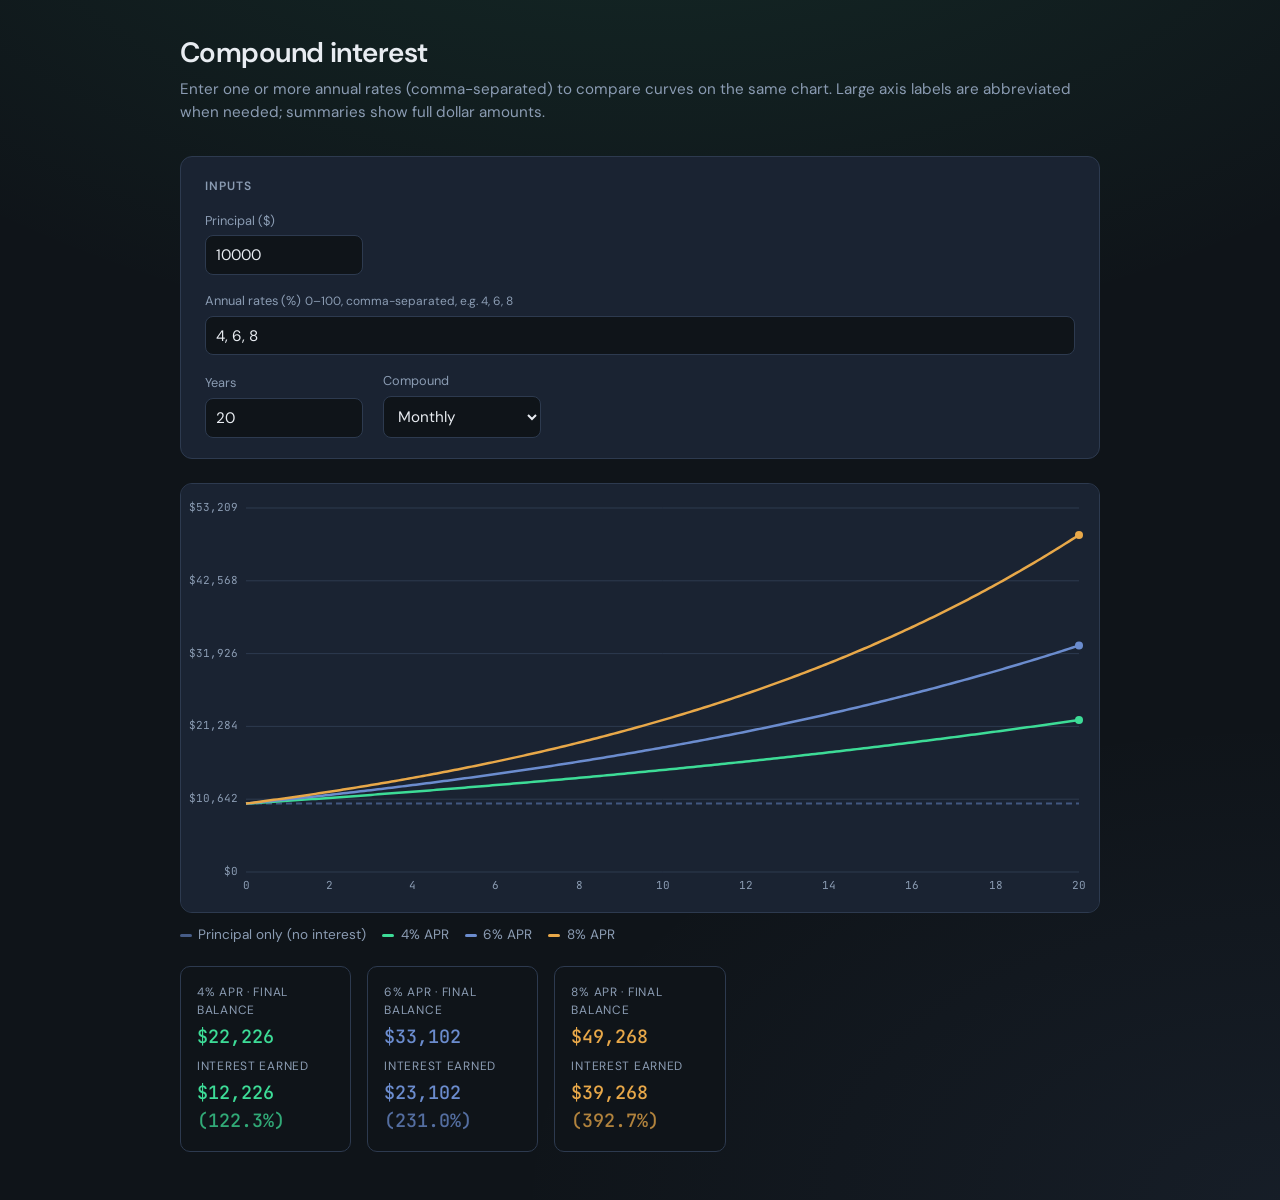
<file: index.html>
<!DOCTYPE html>
<html lang="en">
  <head>
    <meta charset="UTF-8" />
    <meta name="viewport" content="width=device-width, initial-scale=1" />
    <title>Compound interest graph</title>
    <link rel="preconnect" href="https://fonts.googleapis.com" />
    <link rel="preconnect" href="https://fonts.gstatic.com" crossorigin />
    <link
      href="https://fonts.googleapis.com/css2?family=DM+Sans:ital,opsz,wght@0,9..40,400;0,9..40,500;0,9..40,600;1,9..40,400&family=JetBrains+Mono:wght@400;500&display=swap"
      rel="stylesheet"
    />
    <link rel="stylesheet" href="styles.css" />
  </head>
  <body>
    <main>
      <h1>Compound interest</h1>
      <p class="subtitle">Enter one or more annual rates (comma-separated) to compare curves on the same chart. Large axis labels are abbreviated when needed; summaries show full dollar amounts.</p>

      <section class="panel" aria-labelledby="controls-heading">
        <h2 id="controls-heading">Inputs</h2>
        <form class="controls" id="form">
          <div class="field">
            <label for="principal">Principal ($)</label>
            <input id="principal" type="number" min="0" step="100" value="10000" />
          </div>
          <div class="field field-wide">
            <label for="rates"
              >Annual rates (%)<span class="field-hint">0–100, comma-separated, e.g. 4, 6, 8</span></label
            >
            <input id="rates" type="text" value="4, 6, 8" placeholder="5 or 4, 6, 8" autocomplete="off" aria-describedby="rates-error" />
            <span class="field-hint" id="rates-error" role="alert" hidden></span>
          </div>
          <div class="field">
            <label for="years">Years</label>
            <input id="years" type="number" min="1" max="80" step="1" value="20" />
          </div>
          <div class="field">
            <label for="compound">Compound</label>
            <select id="compound">
              <option value="1">Annually</option>
              <option value="2">Semi-annually</option>
              <option value="4">Quarterly</option>
              <option value="12" selected>Monthly</option>
              <option value="365">Daily</option>
            </select>
          </div>
        </form>
      </section>

      <section class="chart-wrap" aria-label="Balance over time chart">
        <canvas
          id="chart"
          width="900"
          height="420"
          role="img"
          aria-label="Line chart comparing compound growth at different interest rates"
        ></canvas>
      </section>

      <div class="legend" id="legend" aria-live="polite"></div>

      <div class="summary" id="summary"></div>
    </main>

    <script>
      (function () {
        const canvas = document.getElementById("chart");
        const ctx = canvas.getContext("2d");
        const form = document.getElementById("form");
        const summary = document.getElementById("summary");
        const legendEl = document.getElementById("legend");
        const ratesInput = document.getElementById("rates");
        const ratesError = document.getElementById("rates-error");

        const COLORS = {
          bg: "#1a2332",
          grid: "#2d3a4f",
          text: "#8b9cb3",
          principal: "rgba(107, 140, 206, 0.5)",
        };

        const LINE_COLORS = [
          "#3ddc97",
          "#6b8cce",
          "#e8a849",
          "#e07c9e",
          "#9b7bed",
          "#5ec8e8",
          "#c4c879",
          "#7ac74f",
        ];

        function formatPct(pct) {
          const r = Math.round(pct * 100) / 100;
          const str = Number.isInteger(r) ? String(r) : r.toFixed(2).replace(/\.?0+$/, "");
          return `${str}%`;
        }

        function parseRates(str) {
          const rows = [];
          const seen = new Set();
          // Reject the whole list rather than silently dropping or changing a rate.
          for (const part of String(str).split(/[,;]/).map((s) => s.trim())) {
            if (!/^(?:\d+(?:\.\d*)?|\.\d+)\s*%?$/.test(part)) return null;
            const pct = Number(part.replace(/%$/, "").trim());
            if (!Number.isFinite(pct) || pct > 100) return null;
            const key = Math.round(pct * 10000);
            if (seen.has(key)) continue;
            seen.add(key);
            rows.push({ pct, r: pct / 100 });
          }
          return rows;
        }

        function readInputs() {
          const P = Math.max(0, Number(document.getElementById("principal").value) || 0);
          const years = Math.max(1, Math.min(80, Number(document.getElementById("years").value) || 1));
          const n = Math.max(1, Number(document.getElementById("compound").value) || 12);
          const rateRows = parseRates(ratesInput.value);
          return { P, years, n, rateRows };
        }

        /** Balance at fractional year t (continuous timeline for plotting) */
        function balanceAt(P, r, n, t) {
          if (t <= 0) return P;
          if (r === 0) return P;
          return P * Math.pow(1 + r / n, n * t);
        }

        function buildSeries(P, r, n, years) {
          const steps = Math.max(years * 12, 24);
          const dt = years / steps;
          const points = [];
          for (let i = 0; i <= steps; i++) {
            const t = i * dt;
            points.push({ t, A: balanceAt(P, r, n, t) });
          }
          return points;
        }

        function formatMoney(x) {
          return new Intl.NumberFormat("en-US", {
            style: "currency",
            currency: "USD",
            maximumFractionDigits: 0,
            minimumFractionDigits: 0,
          }).format(Math.round(x));
        }

        function draw() {
          const dpr = window.devicePixelRatio || 1;
          const rect = canvas.getBoundingClientRect();
          const w = Math.floor(rect.width * dpr);
          const h = Math.floor(rect.height * dpr);
          if (canvas.width !== w || canvas.height !== h) {
            canvas.width = w;
            canvas.height = h;
          }

          const { P, years, n, rateRows } = readInputs();
          const error = rateRows ? "" : "Enter rates from 0 to 100, separated by commas (e.g. 4, 6, 8).";
          ratesInput.setCustomValidity(error);
          ratesInput.setAttribute("aria-invalid", String(!rateRows));
          ratesError.textContent = error;
          ratesError.hidden = !error;
          if (!rateRows) {
            ctx.fillStyle = COLORS.bg;
            ctx.fillRect(0, 0, w, h);
            legendEl.innerHTML = "";
            summary.innerHTML = "";
            canvas.setAttribute("aria-label", "Chart unavailable: invalid annual rates.");
            return;
          }
          const seriesList = rateRows.map((row, i) => ({
            pct: row.pct,
            r: row.r,
            color: LINE_COLORS[i % LINE_COLORS.length],
            series: buildSeries(P, row.r, n, years),
            finalA: balanceAt(P, row.r, n, years),
          }));
          // A zero balance still needs a nonzero axis range.
          const maxY = Math.max(P, ...seriesList.map((s) => s.finalA)) * 1.08 || 1;

          canvas.setAttribute(
            "aria-label",
            `Compound balance over ${years} years at ${rateRows.map((row) => formatPct(row.pct)).join(", ")} compared to principal ${formatMoney(P)}.`
          );

          ctx.font = `${11 * dpr}px "JetBrains Mono", monospace`;
          const yTicks = 5;
          const yValues = Array.from({ length: yTicks + 1 }, (_, i) => maxY * (1 - i / yTicks));
          let yLabels = yValues.map(formatMoney);
          let labelWidth = Math.max(...yLabels.map((label) => ctx.measureText(label).width));
          // Keep most of the chart for plotting; summaries always retain full amounts.
          for (const notation of ["compact", "scientific"]) {
            if (labelWidth + 16 * dpr <= w * 0.35) break;
            const formatter = new Intl.NumberFormat("en-US", {
              style: "currency",
              currency: "USD",
              notation,
              maximumFractionDigits: 1,
              minimumFractionDigits: 0,
            });
            yLabels = yValues.map((value) => formatter.format(value));
            labelWidth = Math.max(...yLabels.map((label) => ctx.measureText(label).width));
          }
          const padL = Math.max(56 * dpr, labelWidth + 16 * dpr);
          const padR = 20 * dpr;
          const padT = 24 * dpr;
          const padB = 40 * dpr;
          const cw = w - padL - padR;
          const ch = h - padT - padB;

          ctx.fillStyle = COLORS.bg;
          ctx.fillRect(0, 0, w, h);

          // Grid + Y labels
          ctx.strokeStyle = COLORS.grid;
          ctx.lineWidth = 1 * dpr;
          ctx.fillStyle = COLORS.text;
          for (let i = 0; i <= yTicks; i++) {
            const frac = i / yTicks;
            const y = padT + ch * frac;
            ctx.beginPath();
            ctx.moveTo(padL, y);
            ctx.lineTo(padL + cw, y);
            ctx.stroke();
            ctx.textAlign = "right";
            ctx.textBaseline = "middle";
            ctx.fillText(yLabels[i], padL - 8 * dpr, y);
          }

          // X labels (years)
          const xTicks = Math.min(years, 10);
          const xStep = years / xTicks;
          ctx.textAlign = "center";
          ctx.textBaseline = "top";
          for (let i = 0; i <= xTicks; i++) {
            const year = i * xStep;
            const x = padL + (year / years) * cw;
            ctx.fillText(year === Math.floor(year) ? String(Math.round(year)) : year.toFixed(1), x, padT + ch + 8 * dpr);
          }

          function xScale(t) {
            return padL + (t / years) * cw;
          }
          function yScale(v) {
            return padT + ch - (v / maxY) * ch;
          }

          // Principal baseline (flat)
          ctx.strokeStyle = COLORS.principal;
          ctx.lineWidth = 2 * dpr;
          ctx.setLineDash([6 * dpr, 4 * dpr]);
          ctx.beginPath();
          ctx.moveTo(xScale(0), yScale(P));
          ctx.lineTo(xScale(years), yScale(P));
          ctx.stroke();
          ctx.setLineDash([]);

          // Compound curves (draw lower final balances first so higher curves stay visible)
          const drawOrder = [...seriesList].sort((a, b) => a.finalA - b.finalA);
          drawOrder.forEach(({ series, color }) => {
            ctx.strokeStyle = color;
            ctx.lineWidth = 2.5 * dpr;
            ctx.lineJoin = "round";
            ctx.beginPath();
            series.forEach((p, j) => {
              const x = xScale(p.t);
              const y = yScale(p.A);
              if (j === 0) ctx.moveTo(x, y);
              else ctx.lineTo(x, y);
            });
            ctx.stroke();
          });

          seriesList.forEach(({ series, color }) => {
            const last = series[series.length - 1];
            ctx.fillStyle = color;
            ctx.beginPath();
            ctx.arc(xScale(last.t), yScale(last.A), 4 * dpr, 0, Math.PI * 2);
            ctx.fill();
          });

          legendEl.innerHTML =
            '<span><i class="principal-line"></i> Principal only (no interest)</span>' +
            seriesList
              .map(
                (s) =>
                  `<span><i class="swatch" style="background:${s.color}"></i> ${formatPct(s.pct)} APR</span>`
              )
              .join("");

          summary.innerHTML = seriesList
            .map((s) => {
              const gainPct = P > 0 ? ((100 * (s.finalA - P)) / P).toFixed(1) : "0";
              return `
            <div class="stat">
              <div class="label">${formatPct(s.pct)} APR · final balance</div>
              <div class="value" style="color:${s.color}">${formatMoney(s.finalA)}</div>
              <div class="label" style="margin-top:0.45rem">Interest earned</div>
              <div class="value secondary" style="color:${s.color}">${formatMoney(s.finalA - P)} <span style="opacity:0.75">(${gainPct}%)</span></div>
            </div>`;
            })
            .join("");
        }

        form.addEventListener("input", draw);
        form.addEventListener("change", draw);
        window.addEventListener("resize", draw);
        draw();
        document.fonts.ready.then(draw);
      })();
    </script>
  </body>
</html>
</file>
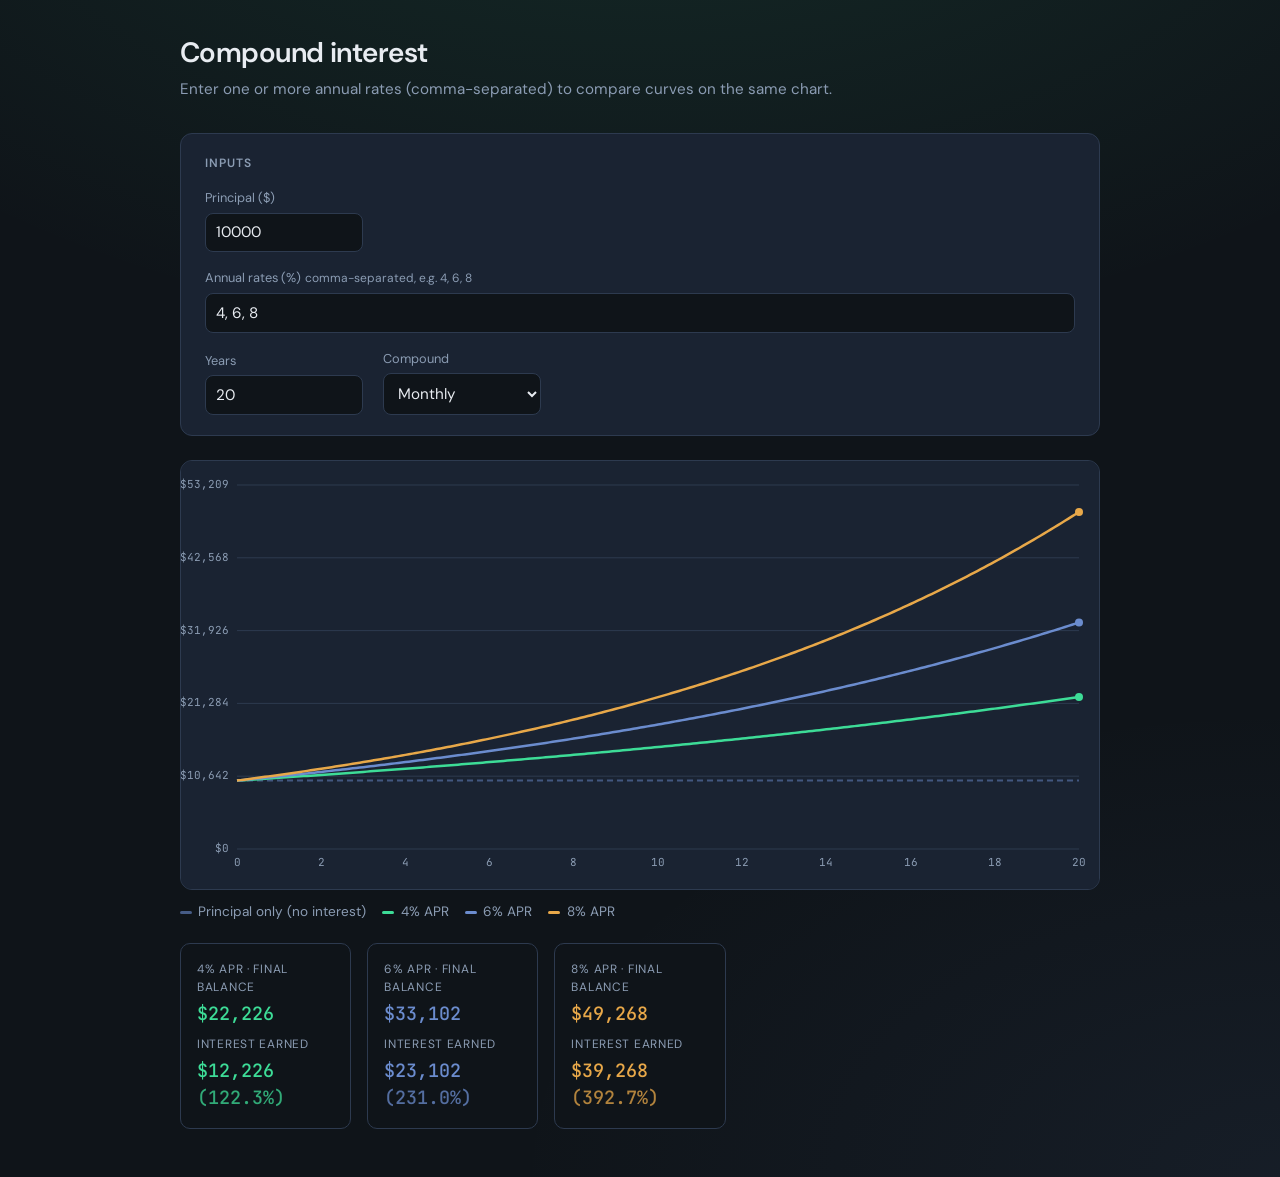
<file: web/index.html>
<!DOCTYPE html>
<html lang="en">
  <head>
    <meta charset="UTF-8" />
    <meta name="viewport" content="width=device-width, initial-scale=1" />
    <title>Compound interest graph</title>
    <link rel="preconnect" href="https://fonts.googleapis.com" />
    <link rel="preconnect" href="https://fonts.gstatic.com" crossorigin />
    <link
      href="https://fonts.googleapis.com/css2?family=DM+Sans:ital,opsz,wght@0,9..40,400;0,9..40,500;0,9..40,600;1,9..40,400&family=JetBrains+Mono:wght@400;500&display=swap"
      rel="stylesheet"
    />
    <link rel="stylesheet" href="styles.css" />
  </head>
  <body>
    <main>
      <h1>Compound interest</h1>
      <p class="subtitle">Enter one or more annual rates (comma-separated) to compare curves on the same chart.</p>

      <section class="panel" aria-labelledby="controls-heading">
        <h2 id="controls-heading">Inputs</h2>
        <form class="controls" id="form">
          <div class="field">
            <label for="principal">Principal ($)</label>
            <input id="principal" type="number" min="0" step="100" value="10000" />
          </div>
          <div class="field field-wide">
            <label for="rates"
              >Annual rates (%)<span class="field-hint">comma-separated, e.g. 4, 6, 8</span></label
            >
            <input id="rates" type="text" value="4, 6, 8" placeholder="5 or 4, 6, 8" autocomplete="off" />
          </div>
          <div class="field">
            <label for="years">Years</label>
            <input id="years" type="number" min="1" max="80" step="1" value="20" />
          </div>
          <div class="field">
            <label for="compound">Compound</label>
            <select id="compound">
              <option value="1">Annually</option>
              <option value="2">Semi-annually</option>
              <option value="4">Quarterly</option>
              <option value="12" selected>Monthly</option>
              <option value="365">Daily</option>
            </select>
          </div>
        </form>
      </section>

      <section class="chart-wrap" aria-label="Balance over time chart">
        <canvas
          id="chart"
          width="900"
          height="420"
          role="img"
          aria-label="Line chart comparing compound growth at different interest rates"
        ></canvas>
      </section>

      <div class="legend" id="legend" aria-live="polite"></div>

      <div class="summary" id="summary"></div>
    </main>

    <script>
      (function () {
        const canvas = document.getElementById("chart");
        const ctx = canvas.getContext("2d");
        const form = document.getElementById("form");
        const summary = document.getElementById("summary");
        const legendEl = document.getElementById("legend");

        const COLORS = {
          bg: "#1a2332",
          grid: "#2d3a4f",
          text: "#8b9cb3",
          principal: "rgba(107, 140, 206, 0.5)",
        };

        const LINE_COLORS = [
          "#3ddc97",
          "#6b8cce",
          "#e8a849",
          "#e07c9e",
          "#9b7bed",
          "#5ec8e8",
          "#c4c879",
          "#7ac74f",
        ];

        function formatPct(pct) {
          const r = Math.round(pct * 100) / 100;
          const str = Number.isInteger(r) ? String(r) : r.toFixed(2).replace(/\.?0+$/, "");
          return `${str}%`;
        }

        function parseRates(str) {
          const rows = [];
          const seen = new Set();
          String(str)
            .split(/[,;]+/)
            .map((s) => s.trim().replace(/%/g, ""))
            .filter(Boolean)
            .forEach((part) => {
              const v = parseFloat(part);
              if (!Number.isFinite(v)) return;
              const pct = Math.min(100, Math.max(0, v));
              const key = Math.round(pct * 10000);
              if (seen.has(key)) return;
              seen.add(key);
              rows.push({ pct, r: pct / 100 });
            });
          if (rows.length === 0) rows.push({ pct: 0, r: 0 });
          return rows;
        }

        function readInputs() {
          const P = Math.max(0, Number(document.getElementById("principal").value) || 0);
          const years = Math.max(1, Math.min(80, Number(document.getElementById("years").value) || 1));
          const n = Math.max(1, Number(document.getElementById("compound").value) || 12);
          const rateRows = parseRates(document.getElementById("rates").value);
          return { P, years, n, rateRows };
        }

        /** Balance at fractional year t (continuous timeline for plotting) */
        function balanceAt(P, r, n, t) {
          if (t <= 0) return P;
          if (r === 0) return P;
          return P * Math.pow(1 + r / n, n * t);
        }

        function buildSeries(P, r, n, years) {
          const steps = Math.max(years * 12, 24);
          const dt = years / steps;
          const points = [];
          for (let i = 0; i <= steps; i++) {
            const t = i * dt;
            points.push({ t, A: balanceAt(P, r, n, t) });
          }
          return points;
        }

        function formatMoney(x) {
          return new Intl.NumberFormat("en-US", {
            style: "currency",
            currency: "USD",
            maximumFractionDigits: 0,
            minimumFractionDigits: 0,
          }).format(Math.round(x));
        }

        function draw() {
          const dpr = window.devicePixelRatio || 1;
          const rect = canvas.getBoundingClientRect();
          const w = Math.floor(rect.width * dpr);
          const h = Math.floor(rect.height * dpr);
          if (canvas.width !== w || canvas.height !== h) {
            canvas.width = w;
            canvas.height = h;
          }

          const { P, years, n, rateRows } = readInputs();
          const seriesList = rateRows.map((row, i) => ({
            pct: row.pct,
            r: row.r,
            color: LINE_COLORS[i % LINE_COLORS.length],
            series: buildSeries(P, row.r, n, years),
            finalA: balanceAt(P, row.r, n, years),
          }));
          const maxY = Math.max(P, ...seriesList.map((s) => s.finalA)) * 1.08;

          canvas.setAttribute(
            "aria-label",
            `Compound balance over ${years} years at ${rateRows.map((row) => formatPct(row.pct)).join(", ")} compared to principal ${formatMoney(P)}.`
          );

          const padL = 56 * dpr;
          const padR = 20 * dpr;
          const padT = 24 * dpr;
          const padB = 40 * dpr;
          const cw = w - padL - padR;
          const ch = h - padT - padB;

          ctx.fillStyle = COLORS.bg;
          ctx.fillRect(0, 0, w, h);

          // Grid + Y labels
          ctx.strokeStyle = COLORS.grid;
          ctx.lineWidth = 1 * dpr;
          ctx.font = `${11 * dpr}px "JetBrains Mono", monospace`;
          ctx.fillStyle = COLORS.text;
          const yTicks = 5;
          for (let i = 0; i <= yTicks; i++) {
            const frac = i / yTicks;
            const yVal = maxY * (1 - frac);
            const y = padT + ch * frac;
            ctx.beginPath();
            ctx.moveTo(padL, y);
            ctx.lineTo(padL + cw, y);
            ctx.stroke();
            ctx.textAlign = "right";
            ctx.textBaseline = "middle";
            ctx.fillText(formatMoney(yVal), padL - 8 * dpr, y);
          }

          // X labels (years)
          const xTicks = Math.min(years, 10);
          const xStep = years / xTicks;
          ctx.textAlign = "center";
          ctx.textBaseline = "top";
          for (let i = 0; i <= xTicks; i++) {
            const year = i * xStep;
            const x = padL + (year / years) * cw;
            ctx.fillText(year === Math.floor(year) ? String(Math.round(year)) : year.toFixed(1), x, padT + ch + 8 * dpr);
          }

          function xScale(t) {
            return padL + (t / years) * cw;
          }
          function yScale(v) {
            return padT + ch - (v / maxY) * ch;
          }

          // Principal baseline (flat)
          ctx.strokeStyle = COLORS.principal;
          ctx.lineWidth = 2 * dpr;
          ctx.setLineDash([6 * dpr, 4 * dpr]);
          ctx.beginPath();
          ctx.moveTo(xScale(0), yScale(P));
          ctx.lineTo(xScale(years), yScale(P));
          ctx.stroke();
          ctx.setLineDash([]);

          // Compound curves (draw lower final balances first so higher curves stay visible)
          const drawOrder = [...seriesList].sort((a, b) => a.finalA - b.finalA);
          drawOrder.forEach(({ series, color }) => {
            ctx.strokeStyle = color;
            ctx.lineWidth = 2.5 * dpr;
            ctx.lineJoin = "round";
            ctx.beginPath();
            series.forEach((p, j) => {
              const x = xScale(p.t);
              const y = yScale(p.A);
              if (j === 0) ctx.moveTo(x, y);
              else ctx.lineTo(x, y);
            });
            ctx.stroke();
          });

          seriesList.forEach(({ series, color }) => {
            const last = series[series.length - 1];
            ctx.fillStyle = color;
            ctx.beginPath();
            ctx.arc(xScale(last.t), yScale(last.A), 4 * dpr, 0, Math.PI * 2);
            ctx.fill();
          });

          legendEl.innerHTML =
            '<span><i class="principal-line"></i> Principal only (no interest)</span>' +
            seriesList
              .map(
                (s) =>
                  `<span><i class="swatch" style="background:${s.color}"></i> ${formatPct(s.pct)} APR</span>`
              )
              .join("");

          summary.innerHTML = seriesList
            .map((s) => {
              const gainPct = P > 0 ? ((100 * (s.finalA - P)) / P).toFixed(1) : "0";
              return `
            <div class="stat">
              <div class="label">${formatPct(s.pct)} APR · final balance</div>
              <div class="value" style="color:${s.color}">${formatMoney(s.finalA)}</div>
              <div class="label" style="margin-top:0.45rem">Interest earned</div>
              <div class="value secondary" style="color:${s.color}">${formatMoney(s.finalA - P)} <span style="opacity:0.75">(${gainPct}%)</span></div>
            </div>`;
            })
            .join("");
        }

        form.addEventListener("input", draw);
        form.addEventListener("change", draw);
        window.addEventListener("resize", draw);
        draw();
      })();
    </script>
  </body>
</html>
</file>
<file: styles.css>
:root {
  --bg: #0f1419;
  --surface: #1a2332;
  --border: #2d3a4f;
  --text: #e8ecf1;
  --muted: #8b9cb3;
  --accent: #3ddc97;
  --accent-dim: rgba(61, 220, 151, 0.15);
  --principal: #6b8cce;
  --font: "DM Sans", system-ui, sans-serif;
  --mono: "JetBrains Mono", ui-monospace, monospace;
}

*,
*::before,
*::after {
  box-sizing: border-box;
}

html {
  font-size: 16px;
  -webkit-font-smoothing: antialiased;
}

body {
  margin: 0;
  min-height: 100vh;
  font-family: var(--font);
  background: var(--bg);
  background-image:
    radial-gradient(ellipse 80% 50% at 50% -20%, rgba(61, 220, 151, 0.12), transparent),
    radial-gradient(ellipse 60% 40% at 100% 100%, rgba(107, 140, 206, 0.08), transparent);
  color: var(--text);
  line-height: 1.5;
}

main {
  max-width: 960px;
  margin: 0 auto;
  padding: 2rem 1.25rem 3rem;
}

h1 {
  font-size: 1.75rem;
  font-weight: 600;
  letter-spacing: -0.02em;
  margin: 0 0 0.25rem;
}

.subtitle {
  color: var(--muted);
  font-size: 0.95rem;
  margin: 0 0 2rem;
}

.panel {
  background: var(--surface);
  border: 1px solid var(--border);
  border-radius: 12px;
  padding: 1.25rem 1.5rem;
  margin-bottom: 1.5rem;
}

.panel h2 {
  font-size: 0.75rem;
  text-transform: uppercase;
  letter-spacing: 0.08em;
  color: var(--muted);
  margin: 0 0 1rem;
  font-weight: 600;
}

.controls {
  display: grid;
  grid-template-columns: repeat(auto-fill, minmax(140px, 1fr));
  gap: 1rem 1.25rem;
  align-items: end;
}

.field {
  display: flex;
  flex-direction: column;
  gap: 0.35rem;
}

.field label {
  font-size: 0.8rem;
  color: var(--muted);
}

.field input,
.field select {
  font-family: var(--font);
  font-size: 0.95rem;
  padding: 0.55rem 0.65rem;
  border-radius: 8px;
  border: 1px solid var(--border);
  background: var(--bg);
  color: var(--text);
}

.field input:focus,
.field select:focus {
  outline: none;
  border-color: var(--accent);
  box-shadow: 0 0 0 3px var(--accent-dim);
}

.field input[type="number"] {
  font-variant-numeric: tabular-nums;
}

.field-wide {
  grid-column: 1 / -1;
}

.field-hint {
  font-size: 0.75rem;
  color: var(--muted);
  font-weight: 400;
  margin-left: 0.25rem;
}

.chart-wrap {
  position: relative;
  border-radius: 12px;
  overflow: hidden;
  border: 1px solid var(--border);
  background: var(--surface);
}

#chart {
  display: block;
  width: 100%;
  height: auto;
  aspect-ratio: 900 / 420;
  vertical-align: middle;
}

.summary {
  display: grid;
  grid-template-columns: repeat(auto-fill, minmax(160px, 1fr));
  gap: 1rem;
  margin-top: 1.25rem;
}

.stat {
  padding: 1rem;
  background: var(--bg);
  border-radius: 10px;
  border: 1px solid var(--border);
}

.stat .label {
  font-size: 0.75rem;
  color: var(--muted);
  text-transform: uppercase;
  letter-spacing: 0.06em;
}

.stat .value {
  font-family: var(--mono);
  font-size: 1.15rem;
  font-weight: 500;
  margin-top: 0.25rem;
  color: var(--accent);
  overflow-wrap: anywhere;
}

.stat .value.secondary {
  color: var(--principal);
}

.legend {
  display: flex;
  flex-wrap: wrap;
  gap: 1rem;
  margin-top: 0.75rem;
  font-size: 0.85rem;
  color: var(--muted);
}

.legend span {
  display: inline-flex;
  align-items: center;
  gap: 0.4rem;
}

.legend i {
  width: 12px;
  height: 3px;
  border-radius: 2px;
  display: inline-block;
}

.legend i.growth {
  background: var(--accent);
}

.legend i.principal-line {
  background: var(--principal);
  opacity: 0.6;
}

.legend i.swatch {
  /* background set inline per series */
  min-width: 12px;
}

@media (max-width: 520px) {
  main {
    padding: 1.25rem 1rem 2rem;
  }

  h1 {
    font-size: 1.4rem;
  }
}
</file>
<file: web/styles.css>
:root {
  --bg: #0f1419;
  --surface: #1a2332;
  --border: #2d3a4f;
  --text: #e8ecf1;
  --muted: #8b9cb3;
  --accent: #3ddc97;
  --accent-dim: rgba(61, 220, 151, 0.15);
  --principal: #6b8cce;
  --font: "DM Sans", system-ui, sans-serif;
  --mono: "JetBrains Mono", ui-monospace, monospace;
}

*,
*::before,
*::after {
  box-sizing: border-box;
}

html {
  font-size: 16px;
  -webkit-font-smoothing: antialiased;
}

body {
  margin: 0;
  min-height: 100vh;
  font-family: var(--font);
  background: var(--bg);
  background-image:
    radial-gradient(ellipse 80% 50% at 50% -20%, rgba(61, 220, 151, 0.12), transparent),
    radial-gradient(ellipse 60% 40% at 100% 100%, rgba(107, 140, 206, 0.08), transparent);
  color: var(--text);
  line-height: 1.5;
}

main {
  max-width: 960px;
  margin: 0 auto;
  padding: 2rem 1.25rem 3rem;
}

h1 {
  font-size: 1.75rem;
  font-weight: 600;
  letter-spacing: -0.02em;
  margin: 0 0 0.25rem;
}

.subtitle {
  color: var(--muted);
  font-size: 0.95rem;
  margin: 0 0 2rem;
}

.panel {
  background: var(--surface);
  border: 1px solid var(--border);
  border-radius: 12px;
  padding: 1.25rem 1.5rem;
  margin-bottom: 1.5rem;
}

.panel h2 {
  font-size: 0.75rem;
  text-transform: uppercase;
  letter-spacing: 0.08em;
  color: var(--muted);
  margin: 0 0 1rem;
  font-weight: 600;
}

.controls {
  display: grid;
  grid-template-columns: repeat(auto-fill, minmax(140px, 1fr));
  gap: 1rem 1.25rem;
  align-items: end;
}

.field {
  display: flex;
  flex-direction: column;
  gap: 0.35rem;
}

.field label {
  font-size: 0.8rem;
  color: var(--muted);
}

.field input,
.field select {
  font-family: var(--font);
  font-size: 0.95rem;
  padding: 0.55rem 0.65rem;
  border-radius: 8px;
  border: 1px solid var(--border);
  background: var(--bg);
  color: var(--text);
}

.field input:focus,
.field select:focus {
  outline: none;
  border-color: var(--accent);
  box-shadow: 0 0 0 3px var(--accent-dim);
}

.field input[type="number"] {
  font-variant-numeric: tabular-nums;
}

.field-wide {
  grid-column: 1 / -1;
}

.field-hint {
  font-size: 0.75rem;
  color: var(--muted);
  font-weight: 400;
  margin-left: 0.25rem;
}

.chart-wrap {
  position: relative;
  border-radius: 12px;
  overflow: hidden;
  border: 1px solid var(--border);
  background: var(--surface);
}

#chart {
  display: block;
  width: 100%;
  height: auto;
  aspect-ratio: 900 / 420;
  vertical-align: middle;
}

.summary {
  display: grid;
  grid-template-columns: repeat(auto-fill, minmax(160px, 1fr));
  gap: 1rem;
  margin-top: 1.25rem;
}

.stat {
  padding: 1rem;
  background: var(--bg);
  border-radius: 10px;
  border: 1px solid var(--border);
}

.stat .label {
  font-size: 0.75rem;
  color: var(--muted);
  text-transform: uppercase;
  letter-spacing: 0.06em;
}

.stat .value {
  font-family: var(--mono);
  font-size: 1.15rem;
  font-weight: 500;
  margin-top: 0.25rem;
  color: var(--accent);
}

.stat .value.secondary {
  color: var(--principal);
}

.legend {
  display: flex;
  flex-wrap: wrap;
  gap: 1rem;
  margin-top: 0.75rem;
  font-size: 0.85rem;
  color: var(--muted);
}

.legend span {
  display: inline-flex;
  align-items: center;
  gap: 0.4rem;
}

.legend i {
  width: 12px;
  height: 3px;
  border-radius: 2px;
  display: inline-block;
}

.legend i.growth {
  background: var(--accent);
}

.legend i.principal-line {
  background: var(--principal);
  opacity: 0.6;
}

.legend i.swatch {
  /* background set inline per series */
  min-width: 12px;
}

@media (max-width: 520px) {
  main {
    padding: 1.25rem 1rem 2rem;
  }

  h1 {
    font-size: 1.4rem;
  }
}
</file>
